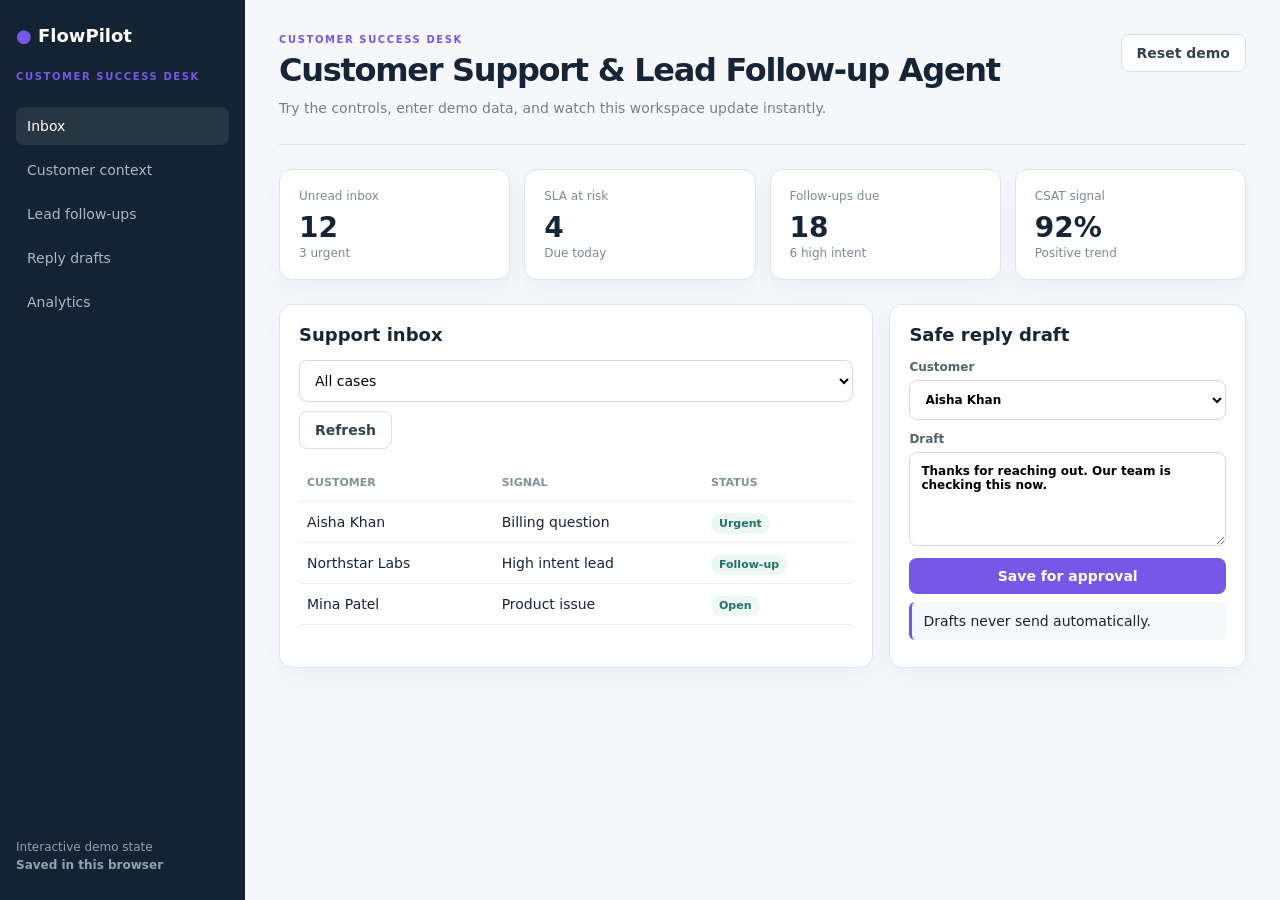
<file: site/index.html>
<!doctype html><html><head><meta charset="utf-8"><meta name="viewport" content="width=device-width,initial-scale=1"><title>Customer Support &amp; Lead Follow-up Agent</title><style>:root{--a:#7558e8}*{box-sizing:border-box}body{margin:0;background:#f5f7fb;color:#152536;font:14px system-ui,sans-serif}button,input,select,textarea{font:inherit}.app{display:flex;min-height:100vh}aside{width:245px;background:#142331;color:#d7e3ea;padding:25px 16px;display:flex;flex-direction:column;gap:25px}.logo{font-size:18px;font-weight:800;color:#fff}.logo b{color:var(--a)}nav{display:grid;gap:6px}nav button{background:transparent;border:0;color:#a8bac4;text-align:left;padding:11px;border-radius:8px;cursor:pointer}nav button.active,nav button:hover{background:#ffffff16;color:#fff}main{flex:1;padding:34px;max-width:1400px}header{display:flex;justify-content:space-between;gap:20px;align-items:flex-start;border-bottom:1px solid #dbe4e9;padding-bottom:24px}h1{font-size:32px;margin:6px 0 9px;letter-spacing:-.04em}h2{font-size:18px;margin:0 0 15px}p{color:#71818c;line-height:1.55;margin:0}.eyebrow{font-size:10px;letter-spacing:.16em;color:var(--a);font-weight:800}.btn{background:var(--a);color:#fff;border:0;border-radius:8px;padding:10px 15px;cursor:pointer;font-weight:700}.btn.secondary{background:#fff;color:#30434e;border:1px solid #d6e0e5}.grid{display:grid;grid-template-columns:repeat(4,1fr);gap:14px;margin:24px 0}.card{background:#fff;border:1px solid #dce5ea;border-radius:13px;padding:19px;box-shadow:0 8px 20px #1223330a}.metric{font-size:28px;font-weight:800;margin:8px 0 2px}.muted{font-size:12px;color:#7a8b94}.layout{display:grid;grid-template-columns:1.25fr .75fr;gap:16px}.stack{display:grid;gap:14px}.row{display:flex;gap:9px;align-items:center;flex-wrap:wrap}input,select,textarea{width:100%;padding:11px;border:1px solid #cfdbe1;border-radius:8px;background:#fff}label{font-size:12px;font-weight:700;color:#52636d;display:grid;gap:6px}form{display:grid;gap:12px}table{width:100%;border-collapse:collapse}th,td{padding:12px 8px;text-align:left;border-bottom:1px solid #edf1f3;white-space:nowrap}th{font-size:11px;text-transform:uppercase;color:#81919a}.tag{border-radius:99px;padding:4px 8px;background:#edf7f4;color:#23745e;font-size:11px;font-weight:700}.alert{padding:11px;border-left:3px solid var(--a);background:#f6f9fa;border-radius:6px;margin:8px 0}.toast{position:fixed;right:22px;bottom:20px;background:#142331;color:#fff;padding:12px 16px;border-radius:8px;display:none}.toast.show{display:block}.bar{height:9px;border-radius:10px;background:#e4ebef;overflow:hidden}.bar i{display:block;height:100%;background:var(--a)}@media(max-width:850px){aside{width:190px}main{padding:22px 16px}.grid{grid-template-columns:repeat(2,1fr)}.layout{grid-template-columns:1fr}}@media(max-width:560px){.app{display:block}aside{width:auto}nav{display:flex;overflow:auto}nav button{white-space:nowrap}header{display:block}.actions{margin-top:16px}.grid{grid-template-columns:1fr}}</style></head><body><div class="app"><aside><div class="logo"><b>●</b> FlowPilot</div><div class="eyebrow">CUSTOMER SUCCESS DESK</div><nav><button class="active" onclick="activate(this)">Inbox</button><button class="" onclick="activate(this)">Customer context</button><button class="" onclick="activate(this)">Lead follow-ups</button><button class="" onclick="activate(this)">Reply drafts</button><button class="" onclick="activate(this)">Analytics</button></nav><p style="margin-top:auto;color:#8ea3ad;font-size:12px">Interactive demo state<br><strong>Saved in this browser</strong></p></aside><main><header><div><div class="eyebrow">CUSTOMER SUCCESS DESK</div><h1>Customer Support &amp; Lead Follow-up Agent</h1><p>Try the controls, enter demo data, and watch this workspace update instantly.</p></div><div class="actions"><button class="btn secondary" onclick="resetDemo()">Reset demo</button></div></header><section class="grid"><div class="card"><div class="muted">Unread inbox</div><div class="metric">12</div><div class="muted">3 urgent</div></div><div class="card"><div class="muted">SLA at risk</div><div class="metric">4</div><div class="muted">Due today</div></div><div class="card"><div class="muted">Follow-ups due</div><div id="follow" class="metric">18</div><div class="muted">6 high intent</div></div><div class="card"><div class="muted">CSAT signal</div><div class="metric">92%</div><div class="muted">Positive trend</div></div></section><section class="layout"><div class="card"><h2>Support inbox</h2><div class="row"><select id="filter" onchange="filterInbox()"><option>All cases</option><option>Urgent</option><option>Lead follow-up</option></select><button class="btn secondary" onclick="toast('Inbox refreshed')">Refresh</button></div><table style="margin-top:15px"><thead><tr><th>Customer</th><th>Signal</th><th>Status</th></tr></thead><tbody id="inbox"><tr data-kind="Urgent"><td>Aisha Khan</td><td>Billing question</td><td><span class="tag">Urgent</span></td></tr><tr data-kind="Lead follow-up"><td>Northstar Labs</td><td>High intent lead</td><td><span class="tag">Follow-up</span></td></tr><tr data-kind="All cases"><td>Mina Patel</td><td>Product issue</td><td><span class="tag">Open</span></td></tr></tbody></table></div><div class="card"><h2>Safe reply draft</h2><form onsubmit="reply(event)"><label>Customer<select><option>Aisha Khan</option><option>Mina Patel</option></select></label><label>Draft<textarea id="reply" rows="5">Thanks for reaching out. Our team is checking this now.</textarea></label><button class="btn">Save for approval</button></form><div id="replyState" class="alert">Drafts never send automatically.</div></div></section></main></div><div id="toast" class="toast"></div><script>function activate(b){document.querySelectorAll('nav button').forEach(x=>x.classList.remove('active'));b.classList.add('active');toast('Opened '+b.textContent)}function toast(t){let x=document.getElementById('toast');x.textContent=t;x.classList.add('show');setTimeout(()=>x.classList.remove('show'),1800)}function resetDemo(){location.reload()}function filterInbox(){let f=document.getElementById('filter').value;document.querySelectorAll('#inbox tr').forEach(r=>r.style.display=f==='All cases'||r.dataset.kind===f?'':'none');toast('Filter applied')}function reply(e){e.preventDefault();document.getElementById('replyState').textContent='Reply draft saved. Lead/customer context attached for review.';toast('Draft saved')}</script></body></html>
</file>
